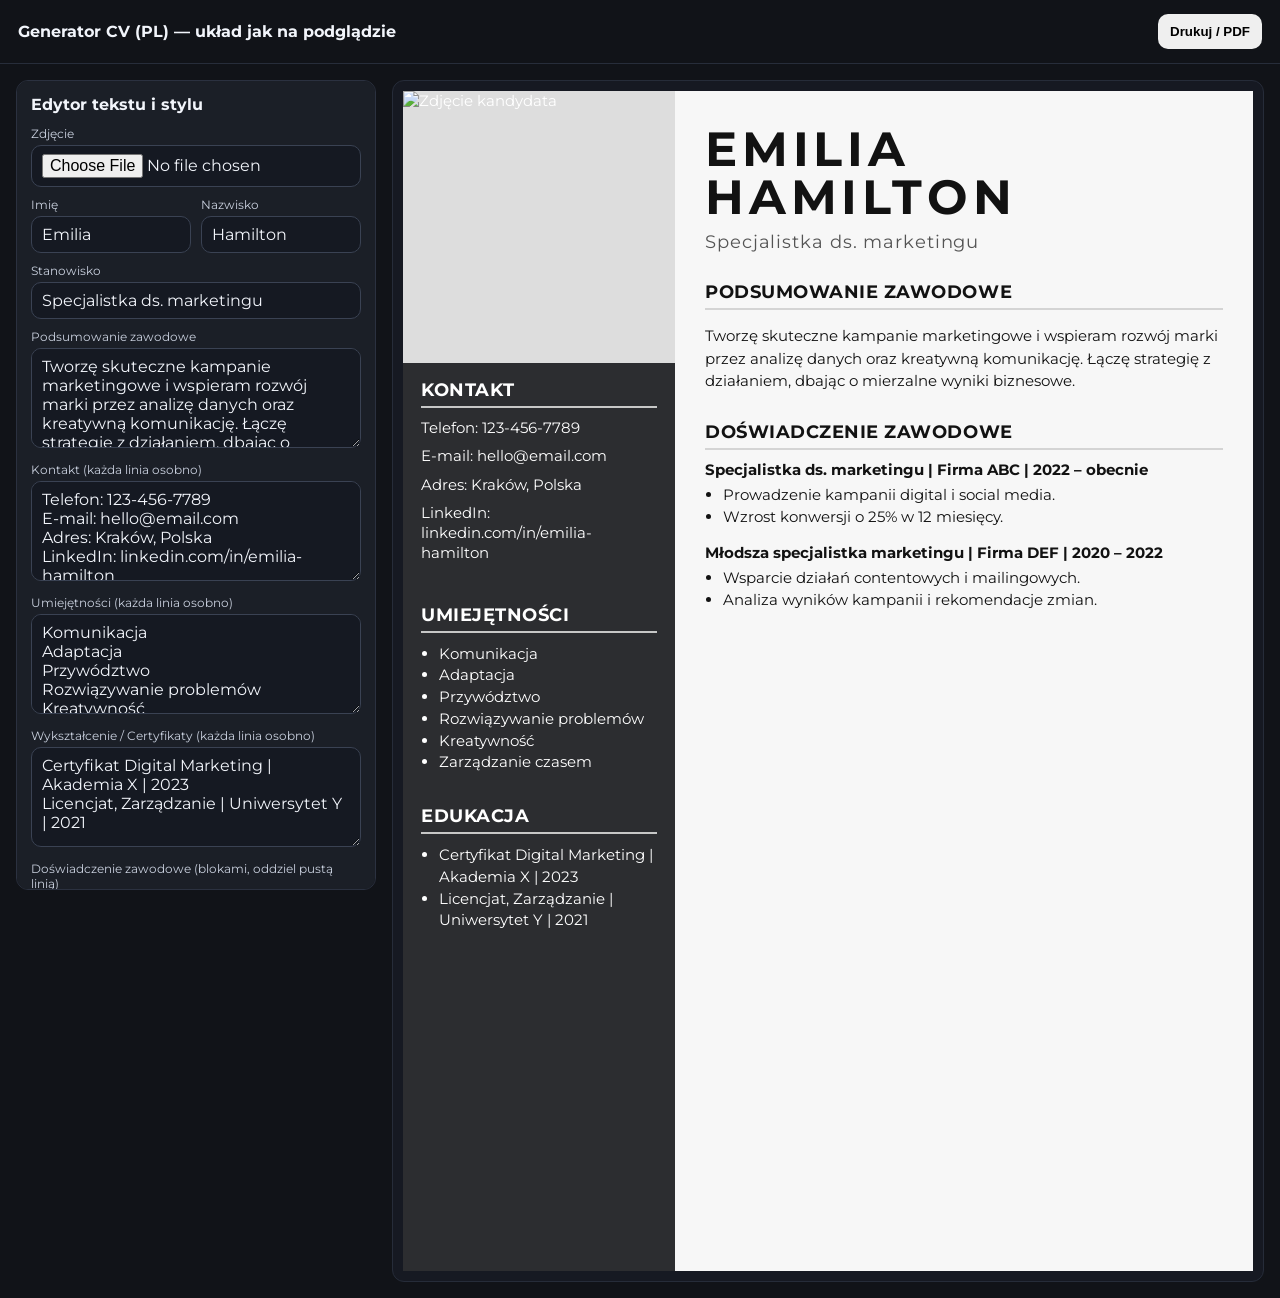
<file: index.html>
<!doctype html>
<html lang="pl">
<head>
  <meta charset="utf-8" />
  <meta name="viewport" content="width=device-width, initial-scale=1" />
  <title>Generator CV PL</title>
  <link rel="preconnect" href="https://fonts.googleapis.com">
  <link rel="preconnect" href="https://fonts.gstatic.com" crossorigin>
  <link href="https://fonts.googleapis.com/css2?family=Montserrat:wght@400;600;700;800&display=swap" rel="stylesheet">
  <link rel="stylesheet" href="./styles.css" />
</head>
<body>
  <header class="topbar">
    <h1>Generator CV (PL) — układ jak na podglądzie</h1>
    <button id="printBtn" type="button">Drukuj / PDF</button>
  </header>

  <div class="layout">
    <aside class="editor">
      <h2>Edytor tekstu i stylu</h2>

      <div class="field">
        <label for="photoInput">Zdjęcie</label>
        <input id="photoInput" type="file" accept="image/*" />
      </div>

      <div class="field two">
        <div>
          <label for="firstName">Imię</label>
          <input id="firstName" value="Emilia" />
        </div>
        <div>
          <label for="lastName">Nazwisko</label>
          <input id="lastName" value="Hamilton" />
        </div>
      </div>

      <div class="field">
        <label for="role">Stanowisko</label>
        <input id="role" value="Specjalistka ds. marketingu" />
      </div>

      <div class="field">
        <label for="summary">Podsumowanie zawodowe</label>
        <textarea id="summary">Tworzę skuteczne kampanie marketingowe i wspieram rozwój marki przez analizę danych oraz kreatywną komunikację. Łączę strategię z działaniem, dbając o mierzalne wyniki biznesowe.</textarea>
      </div>

      <div class="field">
        <label for="contact">Kontakt (każda linia osobno)</label>
        <textarea id="contact">Telefon: 123-456-7789
E-mail: hello@email.com
Adres: Kraków, Polska
LinkedIn: linkedin.com/in/emilia-hamilton</textarea>
      </div>

      <div class="field">
        <label for="skills">Umiejętności (każda linia osobno)</label>
        <textarea id="skills">Komunikacja
Adaptacja
Przywództwo
Rozwiązywanie problemów
Kreatywność
Zarządzanie czasem</textarea>
      </div>

      <div class="field">
        <label for="education">Wykształcenie / Certyfikaty (każda linia osobno)</label>
        <textarea id="education">Certyfikat Digital Marketing | Akademia X | 2023
Licencjat, Zarządzanie | Uniwersytet Y | 2021</textarea>
      </div>

      <div class="field">
        <label for="experience">Doświadczenie zawodowe (blokami, oddziel pustą linią)</label>
        <textarea id="experience">Specjalistka ds. marketingu | Firma ABC | 2022 – obecnie
- Prowadzenie kampanii digital i social media.
- Wzrost konwersji o 25% w 12 miesięcy.

Młodsza specjalistka marketingu | Firma DEF | 2020 – 2022
- Wsparcie działań contentowych i mailingowych.
- Analiza wyników kampanii i rekomendacje zmian.</textarea>
      </div>

      <h3>Parametry wyglądu</h3>
      <div class="field two">
        <div>
          <label for="fontSize">Rozmiar czcionki (px)</label>
          <input id="fontSize" type="range" min="13" max="19" value="15" />
        </div>
        <div>
          <label for="nameSize">Rozmiar nagłówka (px)</label>
          <input id="nameSize" type="range" min="30" max="56" value="48" />
        </div>
      </div>

      <div class="field two">
        <div>
          <label for="sidebarColor">Kolor panelu bocznego</label>
          <input id="sidebarColor" type="color" value="#2c2d30" />
        </div>
        <div>
          <label for="accentColor">Kolor akcentu</label>
          <input id="accentColor" type="color" value="#c7c7c7" />
        </div>
      </div>
    </aside>

    <main class="preview">
      <article class="cv" id="cvRoot">
        <section class="cv-sidebar">
          <div class="photo-wrap">
            <img id="cvPhoto" alt="Zdjęcie kandydata" />
          </div>

          <div class="cv-section">
            <h3>Kontakt</h3>
            <div id="vContact"></div>
          </div>

          <div class="cv-section">
            <h3>Umiejętności</h3>
            <ul id="vSkills"></ul>
          </div>

          <div class="cv-section">
            <h3>Edukacja</h3>
            <ul id="vEducation"></ul>
          </div>
        </section>

        <section class="cv-main">
          <header class="cv-head">
            <h2 id="vName">EMILIA HAMILTON</h2>
            <p id="vRole">Specjalistka ds. marketingu</p>
          </header>

          <section class="cv-main-section">
            <h3>Podsumowanie zawodowe</h3>
            <p id="vSummary"></p>
          </section>

          <section class="cv-main-section">
            <h3>Doświadczenie zawodowe</h3>
            <div id="vExperience"></div>
          </section>
        </section>
      </article>
    </main>
  </div>

  <script src="./app.js"></script>
</body>
</html>
</file>
<file: styles.css>
:root {
  --bg: #111318;
  --panel: #1b1f27;
  --panel-line: #2b3140;
  --text: #f2f5fb;
  --muted: #c9d0de;
  --paper: #f7f7f7;
  --ink: #121212;
  --sidebar: #2c2d30;
  --accent: #c7c7c7;
  --font-size: 15px;
  --name-size: 48px;
}

* { box-sizing: border-box; }
body {
  margin: 0;
  background: var(--bg);
  color: var(--text);
  font-family: "Montserrat", system-ui, sans-serif;
}

.topbar {
  display: flex;
  justify-content: space-between;
  align-items: center;
  padding: 14px 18px;
  border-bottom: 1px solid #272d3a;
}
.topbar h1 { font-size: 16px; margin: 0; }
button {
  border: 0;
  border-radius: 10px;
  padding: 10px 12px;
  font-weight: 700;
  cursor: pointer;
}

.layout {
  display: grid;
  grid-template-columns: 360px 1fr;
  gap: 16px;
  padding: 16px;
}

.editor {
  background: var(--panel);
  border: 1px solid var(--panel-line);
  border-radius: 12px;
  padding: 14px;
  height: calc(100vh - 90px);
  overflow: auto;
}
.editor h2 { margin: 0 0 12px; font-size: 16px; }
.editor h3 { margin: 14px 0 8px; font-size: 14px; color: var(--muted); }

.field { margin-bottom: 10px; }
.field label {
  display: block;
  font-size: 12px;
  margin-bottom: 4px;
  color: var(--muted);
}
.field.two {
  display: grid;
  grid-template-columns: 1fr 1fr;
  gap: 10px;
}
input, textarea {
  width: 100%;
  border-radius: 10px;
  border: 1px solid #3a4253;
  background: #151922;
  color: var(--text);
  padding: 8px 10px;
  font: inherit;
}
textarea { min-height: 100px; resize: vertical; }

.preview {
  background: #161922;
  border: 1px solid #262c39;
  border-radius: 12px;
  padding: 10px;
  overflow: auto;
}

.cv {
  background: var(--paper);
  color: var(--ink);
  width: min(100%, 980px);
  min-height: 1180px;
  margin: 0 auto;
  display: grid;
  grid-template-columns: 32% 68%;
  font-size: var(--font-size);
}

.cv-sidebar {
  background: var(--sidebar);
  color: #fff;
  padding-bottom: 20px;
}
.photo-wrap {
  width: 100%;
  aspect-ratio: 1 / 1;
  background: #ddd;
}
.photo-wrap img {
  width: 100%;
  height: 100%;
  object-fit: cover;
  display: block;
}
.cv-section {
  padding: 16px 18px;
}
.cv-section h3 {
  margin: 0 0 10px;
  text-transform: uppercase;
  letter-spacing: 0.03em;
  border-bottom: 2px solid var(--accent);
  padding-bottom: 6px;
}
.cv-section p {
  margin: 0 0 8px;
  line-height: 1.35;
}
.cv-section ul {
  margin: 0;
  padding-left: 18px;
  line-height: 1.45;
}

.cv-main {
  padding: 34px 30px;
}
.cv-head h2 {
  margin: 0;
  font-size: var(--name-size);
  letter-spacing: 0.1em;
  text-transform: uppercase;
  line-height: 1;
}
.cv-head p {
  margin: 10px 0 0;
  font-size: 1.2em;
  letter-spacing: 0.05em;
  color: #545454;
}
.cv-main-section { margin-top: 28px; }
.cv-main-section h3 {
  margin: 0 0 10px;
  text-transform: uppercase;
  letter-spacing: 0.03em;
  border-bottom: 2px solid #d4d4d4;
  padding-bottom: 6px;
}
.cv-main-section p,
.cv-main-section li { line-height: 1.5; }
.job { margin-bottom: 14px; }
.job h4 { margin: 0 0 5px; font-size: 1em; }
.job ul { margin: 0; padding-left: 18px; }

@media (max-width: 1100px) {
  .layout { grid-template-columns: 1fr; }
  .editor { height: auto; }
}

@media (max-width: 760px) {
  .cv {
    grid-template-columns: 1fr;
    min-height: auto;
  }
  .cv-main { padding: 20px; }
  .cv-head h2 { font-size: clamp(34px, 9vw, 52px); }
}

@media print {
  .topbar, .editor { display: none; }
  .layout { display: block; padding: 0; }
  .preview { border: 0; padding: 0; }
  .cv {
    width: 210mm;
    min-height: 297mm;
  }
}
</file>
